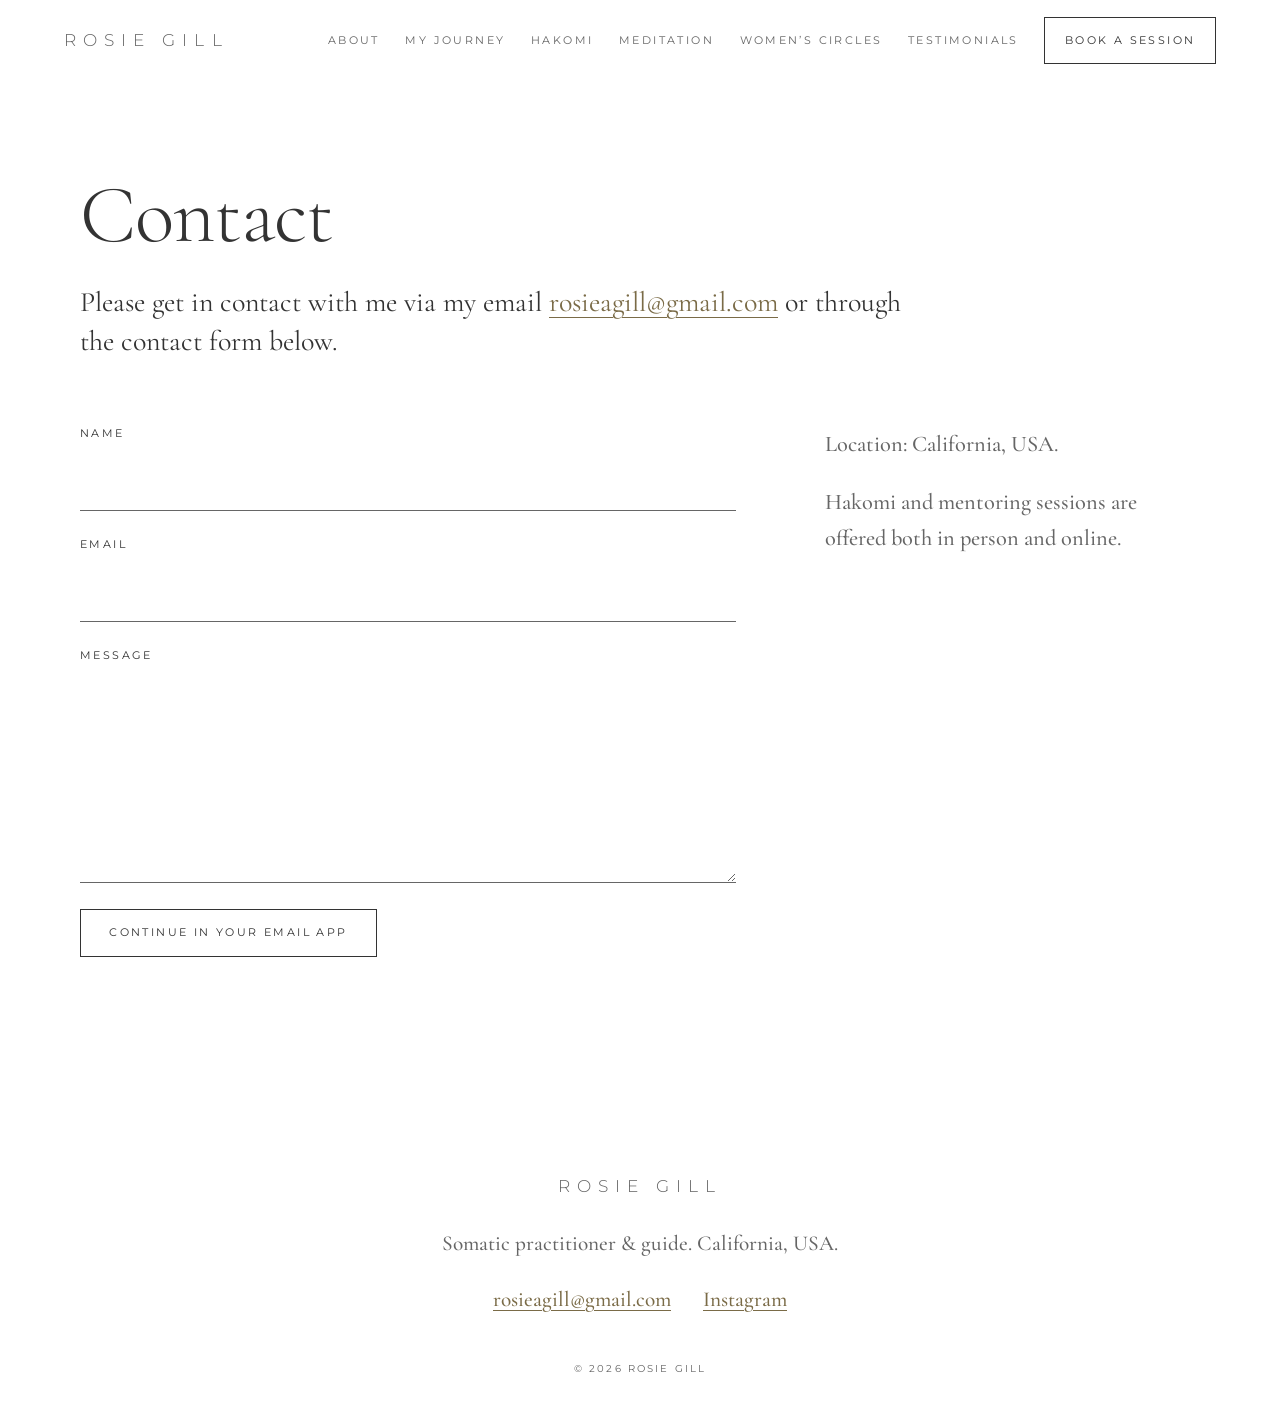
<file: contact.html>
<!doctype html>
<html lang="en">
<head>
<meta charset="utf-8">
<meta name="robots" content="noindex, nofollow">
<meta name="viewport" content="width=device-width, initial-scale=1">
<title>Contact – Rosie Gill</title>
<meta name="description" content="Book a session with Rosie Gill, in person in California or online.">
<link rel="preconnect" href="https://fonts.googleapis.com">
<link rel="preconnect" href="https://fonts.gstatic.com" crossorigin>
<link href="https://fonts.googleapis.com/css2?family=Cormorant+Garamond:ital,wght@0,300;0,400;0,500;1,300;1,400;1,500&family=Montserrat:wght@300;400&display=swap" rel="stylesheet">
<link rel="stylesheet" href="assets/site.css">
<script src="assets/site.js" defer></script>
</head>
<body>

<header class="site-header">
  <a class="wordmark" href="index.html">Rosie Gill</a>
  <button class="menu-btn" aria-expanded="false" aria-controls="nav">Menu</button>
  <nav class="nav" id="nav" aria-label="Main">
    <a href="about.html">About</a>
    <a href="journey.html">My journey</a>
    <a href="hakomi.html">Hakomi</a>
    <a href="meditation.html">Meditation</a>
    <a href="womens-circles.html">Women’s circles</a>
    <a href="testimonials.html">Testimonials</a>
    <a class="btn" href="contact.html" aria-current="page">Book a session</a>
  </nav>
</header>

<main>
  <div class="wrap page-head">
    <h1>Contact</h1>
    <p class="lede">Please get in contact with me via my email <a href="mailto:rosieagill@gmail.com">rosieagill@gmail.com</a> or through the contact form below.</p>
  </div>

  <section class="wrap split text-first">
    <form data-mailto="rosieagill@gmail.com">
      <label>Name <input name="name" autocomplete="name" required></label>
      <label>Email <input name="email" type="email" autocomplete="email" required></label>
      <label>Message <textarea name="message" rows="6" required></textarea></label>
      <button class="btn">Continue in your email app</button>
    </form>
    <div class="prose">
      <p>Location: California, USA.</p>
      <p>Hakomi and mentoring sessions are offered both in person and online.</p>
    </div>
  </section>
</main>

<footer class="site-footer">
  <a class="wordmark" href="index.html">Rosie Gill</a>
  <p>Somatic practitioner &amp; guide. California, USA.</p>
  <p class="links"><a href="mailto:rosieagill@gmail.com">rosieagill@gmail.com</a> <a href="https://www.instagram.com/_rosiegill_/">Instagram</a></p>
  <p class="fine">© 2026 Rosie Gill</p>
</footer>

</body>
</html>
</file>
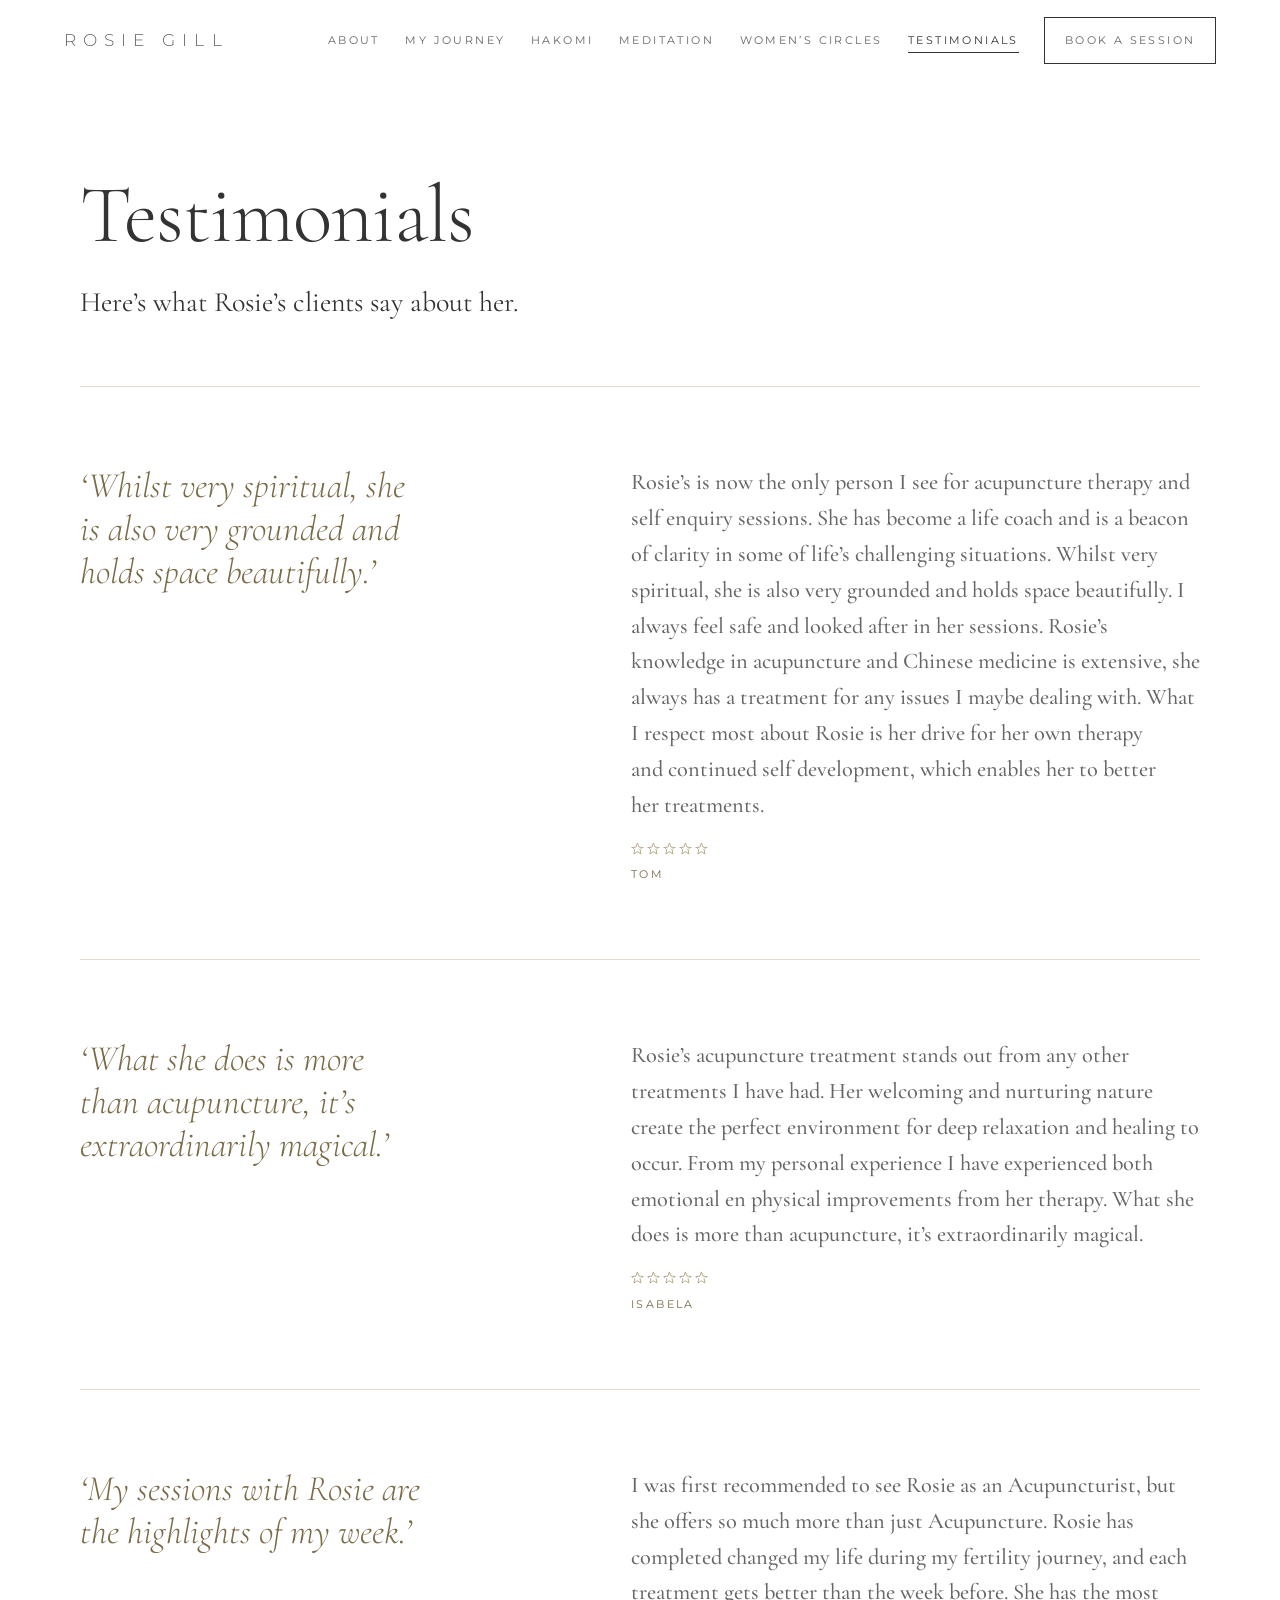
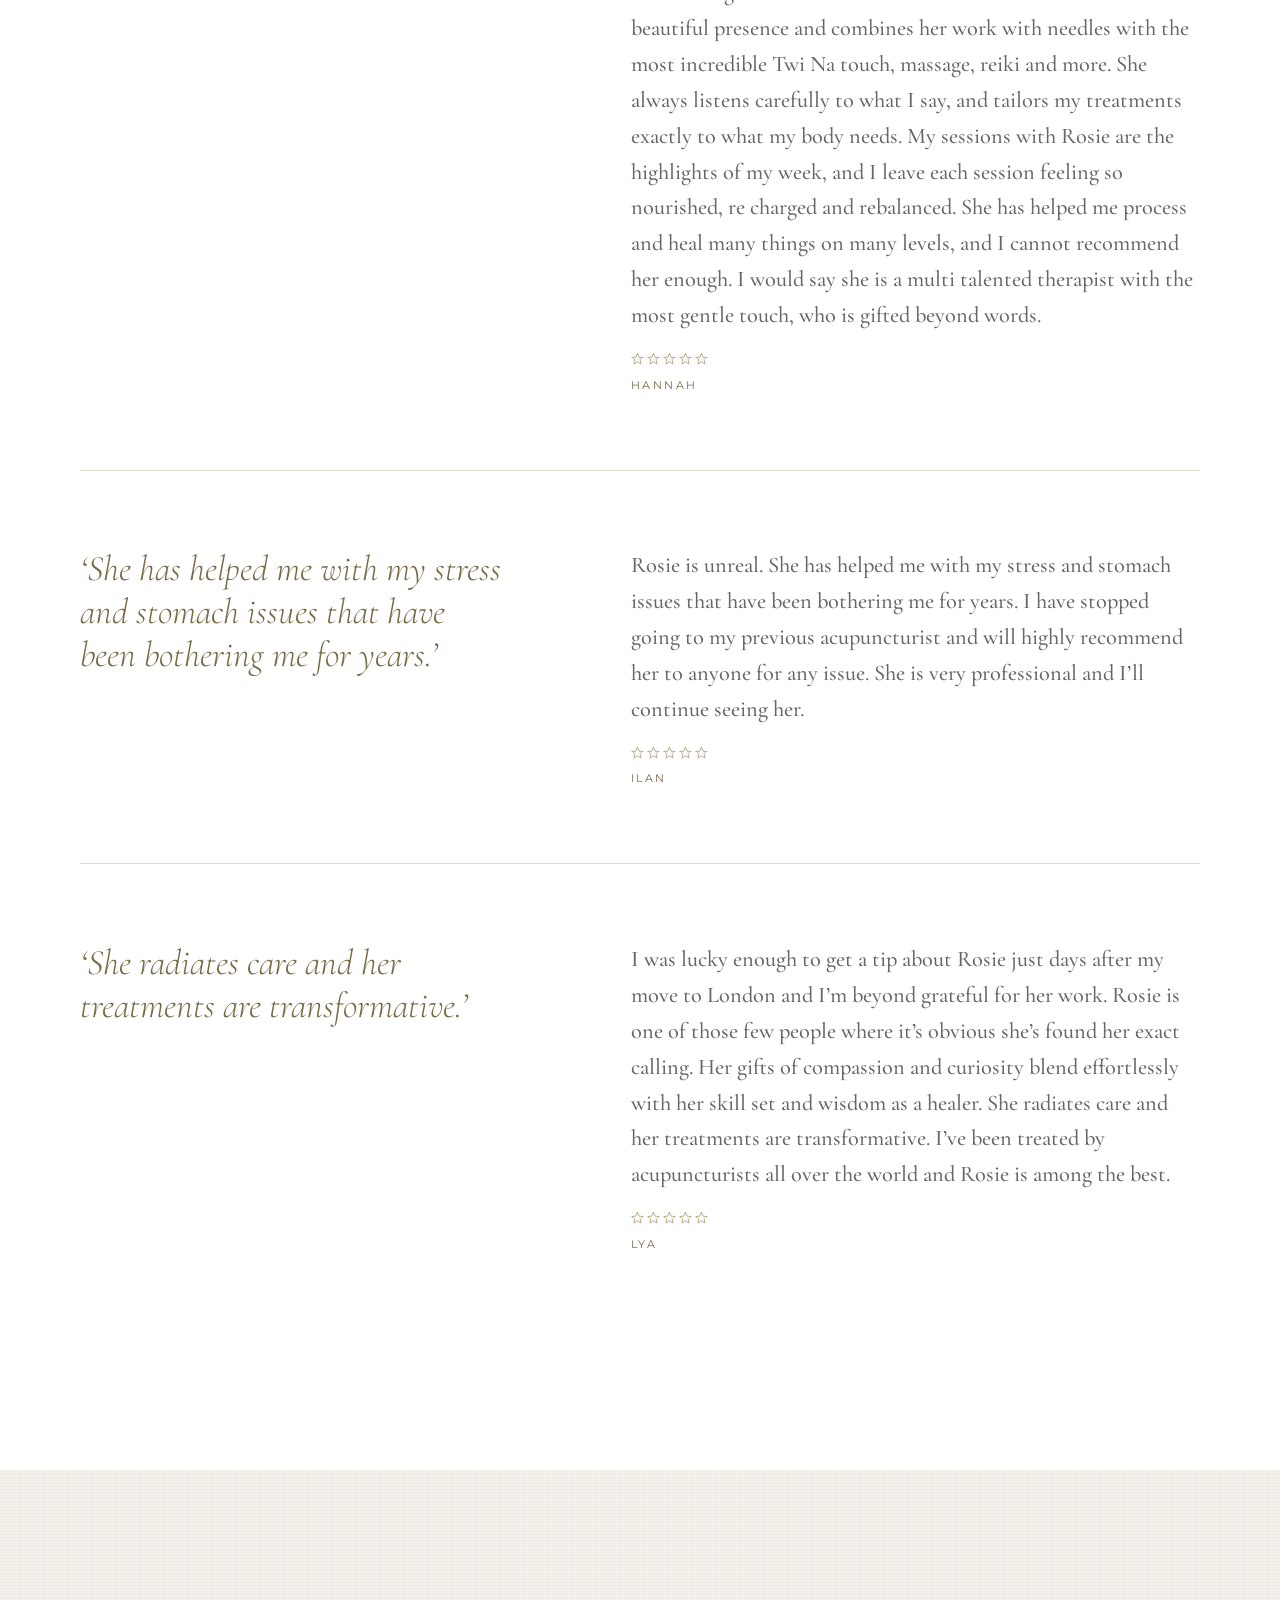
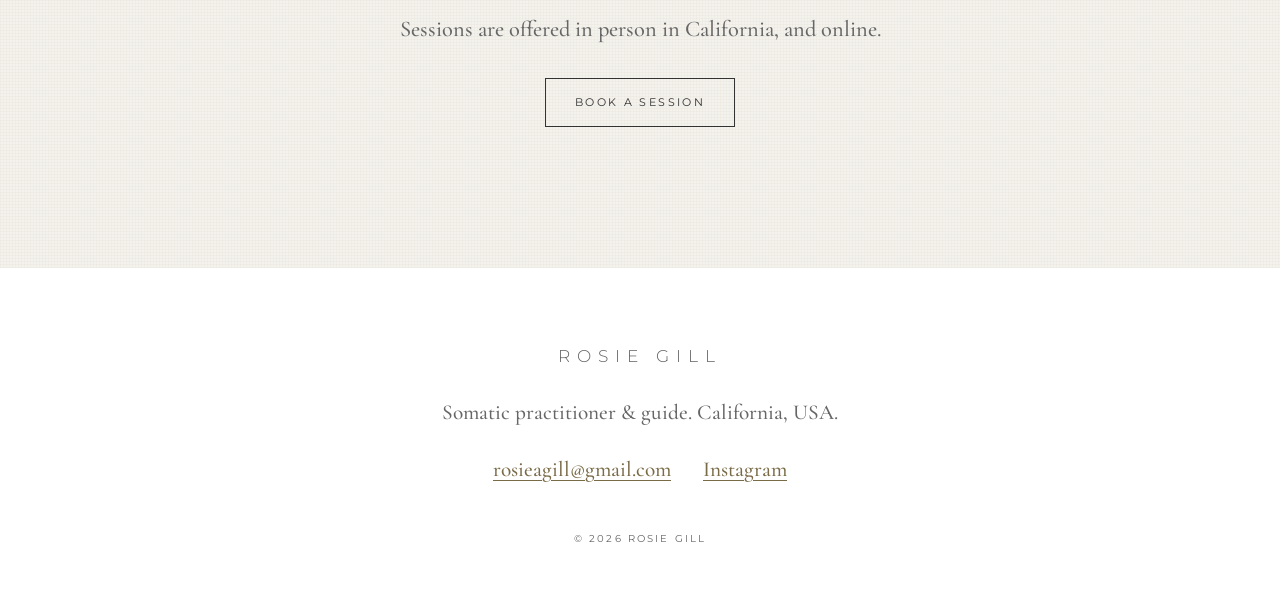
<file: testimonials.html>
<!doctype html>
<html lang="en">
<head>
<meta charset="utf-8">
<meta name="robots" content="noindex, nofollow">
<meta name="viewport" content="width=device-width, initial-scale=1">
<title>Testimonials – Rosie Gill</title>
<meta name="description" content="What clients say about working with Rosie Gill.">
<link rel="preconnect" href="https://fonts.googleapis.com">
<link rel="preconnect" href="https://fonts.gstatic.com" crossorigin>
<link href="https://fonts.googleapis.com/css2?family=Cormorant+Garamond:ital,wght@0,300;0,400;0,500;1,300;1,400;1,500&family=Montserrat:wght@300;400&display=swap" rel="stylesheet">
<link rel="stylesheet" href="assets/site.css">
<script src="assets/site.js" defer></script>
</head>
<body>

<header class="site-header">
  <a class="wordmark" href="index.html">Rosie Gill</a>
  <button class="menu-btn" aria-expanded="false" aria-controls="nav">Menu</button>
  <nav class="nav" id="nav" aria-label="Main">
    <a href="about.html">About</a>
    <a href="journey.html">My journey</a>
    <a href="hakomi.html">Hakomi</a>
    <a href="meditation.html">Meditation</a>
    <a href="womens-circles.html">Women’s circles</a>
    <a href="testimonials.html" aria-current="page">Testimonials</a>
    <a class="btn" href="contact.html">Book a session</a>
  </nav>
</header>

<main>
  <div class="wrap page-head">
    <h1>Testimonials</h1>
    <p class="lede">Here’s what Rosie’s clients say about her.</p>
  </div>

  <section class="wrap">
    <article class="testimonial">
      <h2>‘Whilst very spiritual, she is also very grounded and holds space beautifully.’</h2>
      <div class="prose">
        <p>Rosie’s is now the only person I see for acupuncture therapy and self enquiry sessions. She has become a life coach and is a beacon of clarity in some of life’s challenging situations. Whilst very spiritual, she is also very grounded and holds space beautifully. I always feel safe and looked after in her sessions. Rosie’s knowledge in acupuncture and Chinese medicine is extensive, she always has a treatment for any issues I maybe dealing with. What I respect most about Rosie is her drive for her own therapy and continued self development, which enables her to better her treatments.</p>
        <span class="by">Tom</span>
      </div>
    </article>

    <article class="testimonial">
      <h2>‘What she does is more than acupuncture, it’s extraordinarily magical.’</h2>
      <div class="prose">
        <p>Rosie’s acupuncture treatment stands out from any other treatments I have had. Her welcoming and nurturing nature create the perfect environment for deep relaxation and healing to occur. From my personal experience I have experienced both emotional en physical improvements from her therapy. What she does is more than acupuncture, it’s extraordinarily magical.</p>
        <span class="by">Isabela</span>
      </div>
    </article>

    <article class="testimonial">
      <h2>‘My sessions with Rosie are the highlights of my week.’</h2>
      <div class="prose">
        <p>I was first recommended to see Rosie as an Acupuncturist, but she offers so much more than just Acupuncture. Rosie has completed changed my life during my fertility journey, and each treatment gets better than the week before. She has the most beautiful presence and combines her work with needles with the most incredible Twi Na touch, massage, reiki and more. She always listens carefully to what I say, and tailors my treatments exactly to what my body needs. My sessions with Rosie are the highlights of my week, and I leave each session feeling so nourished, re charged and rebalanced. She has helped me process and heal many things on many levels, and I cannot recommend her enough. I would say she is a multi talented therapist with the most gentle touch, who is gifted beyond words.</p>
        <span class="by">Hannah</span>
      </div>
    </article>

    <article class="testimonial">
      <h2>‘She has helped me with my stress and stomach issues that have been bothering me for years.’</h2>
      <div class="prose">
        <p>Rosie is unreal. She has helped me with my stress and stomach issues that have been bothering me for years. I have stopped going to my previous acupuncturist and will highly recommend her to anyone for any issue. She is very professional and I’ll continue seeing her.</p>
        <span class="by">Ilan</span>
      </div>
    </article>

    <article class="testimonial">
      <h2>‘She radiates care and her treatments are transformative.’</h2>
      <div class="prose">
        <p>I was lucky enough to get a tip about Rosie just days after my move to London and I’m beyond grateful for her work. Rosie is one of those few people where it’s obvious she’s found her exact calling. Her gifts of compassion and curiosity blend effortlessly with her skill set and wisdom as a healer. She radiates care and her treatments are transformative. I’ve been treated by acupuncturists all over the world and Rosie is among the best.</p>
        <span class="by">Lya</span>
      </div>
    </article>
  </section>

  <section class="closing linen">
    <p>Sessions are offered in person in California, and online.</p>
    <a class="btn" href="contact.html">Book a session</a>
  </section>
</main>

<footer class="site-footer">
  <a class="wordmark" href="index.html">Rosie Gill</a>
  <p>Somatic practitioner &amp; guide. California, USA.</p>
  <p class="links"><a href="mailto:rosieagill@gmail.com">rosieagill@gmail.com</a> <a href="https://www.instagram.com/_rosiegill_/">Instagram</a></p>
  <p class="fine">© 2026 Rosie Gill</p>
</footer>

</body>
</html>
</file>
<file: assets/site.css>
/* Rosie Gill — refreshed. Palette and faces carried over from the live site:
   white, linen, her #666 grey, her #ae9d78 gold, Cormorant Garamond + Montserrat. */

@view-transition { navigation: auto; }

:root {
  --paper: #fff;
  --linen: #f4f2ec;
  --ink: #333;
  --stone: #666;
  --gold: #ae9d78;       /* decoration and large display only: 2.7:1 on white */
  --gold-deep: #7a6b47;  /* gold for text: passes AA on white and linen */
  --rule: #e2dccf;
  --serif: "Cormorant Garamond", Garamond, "Times New Roman", serif;
  --sans: Montserrat, "Helvetica Neue", Arial, sans-serif;
  --gutter: clamp(1.25rem, 5vw, 4.5rem);
  --space: clamp(4.5rem, 11vw, 10rem);
  --ease: cubic-bezier(.2, .6, .2, 1);
}

*, *::before, *::after { box-sizing: border-box; }
body, h1, h2, h3, p, ul, ol, figure, blockquote { margin: 0; }
ul, ol { padding: 0; list-style: none; }
img { display: block; max-width: 100%; height: auto; }

body {
  background: var(--paper);
  color: var(--stone);
  font: 500 clamp(1.2rem, 1.1rem + .4vw, 1.4rem)/1.6 var(--serif);
  font-variant-numeric: lining-nums;
  -webkit-font-smoothing: antialiased;
  text-rendering: optimizeLegibility;
}

h1, h2, h3 { color: var(--ink); font-weight: 300; line-height: 1.08; text-wrap: balance; }
h1 { font-size: clamp(2.6rem, 6.4vw, 5.6rem); letter-spacing: -.012em; }
h2 { font-size: clamp(2rem, 4vw, 3.4rem); }
h3 { font-size: clamp(1.6rem, 2.8vw, 2.4rem); }
p { text-wrap: pretty; }

a { color: var(--gold-deep); text-underline-offset: .2em; text-decoration-thickness: 1px; }
a:hover { color: var(--ink); }
:focus-visible { outline: 2px solid var(--gold-deep); outline-offset: 4px; }

.wrap { max-width: 78rem; margin-inline: auto; padding-inline: var(--gutter); }
.linen {
  background-color: var(--linen);
  background-image:
    repeating-linear-gradient(0deg, rgba(122, 107, 71, .035) 0 1px, transparent 1px 3px),
    repeating-linear-gradient(90deg, rgba(122, 107, 71, .035) 0 1px, transparent 1px 3px);
}

/* Small tracked Montserrat: her wordmark, nav and button voice */
.wordmark, .nav a, .btn, .menu-btn, .years, .by, .fine, label {
  font: 400 .68rem/1.4 var(--sans);
  letter-spacing: .22em;
  text-transform: uppercase;
}

/* Header */
.site-header {
  position: relative; z-index: 5;
  display: flex; align-items: center; justify-content: space-between; gap: 2rem;
  padding: 1rem var(--gutter);
}
/* Touch targets: every standalone link and button is at least 44px tall */
.wordmark { display: inline-block; padding-block: .8rem; font-size: 1.05rem; font-weight: 300; letter-spacing: .42em; color: var(--stone); text-decoration: none; white-space: nowrap; }
.nav { display: flex; align-items: center; gap: clamp(1rem, 2vw, 2.2rem); }
.nav a { color: var(--stone); text-decoration: none; }
.nav a:not(.btn) { background: linear-gradient(currentColor, currentColor) 0 100% / 0 1px no-repeat; padding-block: .4em; transition: background-size .5s var(--ease), color .3s; }
.nav a:not(.btn):hover, .nav a[aria-current] { background-size: 100% 1px; color: var(--ink); }
.menu-btn { display: none; min-height: 44px; background: none; border: 0; padding: 0 0 0 1.5rem; color: var(--ink); cursor: pointer; }

.btn {
  display: inline-block; padding: 1.45em 2.6em;
  border: 1px solid var(--ink); background: transparent; color: var(--ink);
  text-decoration: none; cursor: pointer;
  transition: background-color .5s var(--ease), color .5s var(--ease);
}
.btn:hover { background: var(--ink); color: var(--paper); }
.nav .btn { padding: 1.4em 1.8em; }

@media (max-width: 1080px) {
  .menu-btn { display: block; }
  .nav {
    display: none; position: absolute; inset: 100% 0 auto 0;
    flex-direction: column; align-items: stretch; gap: 0;
    padding: .5rem var(--gutter) 2.5rem; background: var(--paper); border-bottom: 1px solid var(--rule);
  }
  .site-header.open .nav { display: flex; }
  .nav a:not(.btn) { padding-block: 1rem; background: none; }
  .nav a[aria-current]:not(.btn) { text-decoration: underline; text-underline-offset: .5em; }
  .nav .btn { align-self: flex-start; margin-top: 1rem; }
}

/* Hero: the sentence, then a field of breath beneath it */
.hero {
  position: relative; overflow: hidden;
  min-height: calc(100svh - 5rem);
  display: grid; justify-items: center; align-content: start;
  padding: clamp(2.5rem, 9svh, 7rem) var(--gutter) 46svh;
  text-align: center;
}
.hero h1 { max-width: 17ch; }
.role { margin-top: 1.6rem; font-style: italic; font-weight: 400; color: var(--gold-deep); letter-spacing: .04em; }
.hero .btn { margin-top: 2.4rem; background: var(--paper); }
.hero .btn:hover { background: var(--ink); }
.hero > :not(canvas) { position: relative; z-index: 1; }
.breath {
  position: absolute; inset: auto 0 0 0; width: 100%; height: 54%;
  -webkit-mask-image: linear-gradient(to bottom, transparent, #000 45%);
  mask-image: linear-gradient(to bottom, transparent, #000 45%);
}

/* Photographs */
.band img { width: 100%; aspect-ratio: 3 / 1; object-fit: cover; object-position: 30% 35%; }
.reveal { overflow: hidden; }
@media (max-width: 720px) { .band img { aspect-ratio: 3 / 2; } }

section { padding-block: var(--space); }
.section-head { margin-bottom: clamp(2rem, 5vw, 4rem); }

/* Services: three rows, her circular tiles kept as thumbnails */
.ways a {
  display: grid; grid-template-columns: minmax(0, 5fr) minmax(0, 5fr) 7rem; gap: clamp(1rem, 4vw, 4rem); align-items: center;
  padding-block: clamp(1.6rem, 3vw, 2.6rem); border-top: 1px solid var(--rule);
  color: inherit; text-decoration: none;
}
.ways li:last-child a { border-bottom: 1px solid var(--rule); }
.ways h3 { transition: translate .7s var(--ease), color .5s; }
.ways img { width: 7rem; aspect-ratio: 1; border-radius: 50%; object-fit: cover; transition: scale 1.2s var(--ease); }
.ways a:hover h3 { translate: .7rem 0; color: var(--gold-deep); }
.ways a:hover img { scale: 1.07; }
@media (max-width: 720px) {
  .ways a { grid-template-columns: minmax(0, 1fr) 4.5rem; row-gap: .6rem; }
  .ways img { width: 4.5rem; grid-area: 1 / 2 / 3 / 3; }
}

/* Quote */
.quote { text-align: center; }
.quote blockquote, .closing blockquote {
  max-width: 24ch; margin-inline: auto;
  font-size: clamp(1.9rem, 3.8vw, 3.3rem); font-weight: 300; font-style: italic; line-height: 1.2;
  color: var(--gold-deep); text-wrap: balance;
}

/* Text beside a photograph */
.split { display: grid; grid-template-columns: minmax(0, 5fr) minmax(0, 6fr); gap: clamp(2rem, 7vw, 7rem); align-items: start; }
.split.text-first { grid-template-columns: minmax(0, 7fr) minmax(0, 4fr); }
.split figure { position: sticky; top: 2rem; }
.split figure img { width: 100%; }
figcaption { margin-top: .8rem; font-size: .85em; font-style: italic; }
@media (max-width: 820px) {
  .split, .split.text-first { grid-template-columns: minmax(0, 1fr); }
  .split figure { position: static; }
  .split.text-first figure { order: -1; }
}

.prose { max-width: 34em; }
.prose > * + * { margin-top: 1em; }
.prose h2 { margin-top: 1.6em; }
.prose h2:first-child { margin-top: 0; }
.prose ul { padding-left: 1.1em; list-style: disc; }
.prose li::marker { color: var(--gold); }
.prose li + li { margin-top: .35em; }
.lede { font-size: 1.25em; font-weight: 400; line-height: 1.4; color: var(--ink); }
.more { display: inline-block; margin-top: 1.6em; }
.more:not(.btn) { padding-block: .4em; }
.pause { width: 4rem; margin-block: 2.5em; border: 0; border-top: 1px solid var(--gold); }

/* Clients' words */
.voices ul { display: grid; grid-template-columns: repeat(3, minmax(0, 1fr)); gap: clamp(1.5rem, 4vw, 4rem); }
.voices li { padding-top: 1.6rem; border-top: 1px solid var(--rule); }
.voices blockquote { font-style: italic; font-weight: 400; }
.by { display: block; margin-top: 1.2rem; color: var(--gold-deep); }
/* Five small outline stars above each client's name: one star tile, repeated */
.by::before {
  content: ""; display: block; width: 5rem; height: .8rem; margin-bottom: .8rem;
  background: url("data:image/svg+xml,%3Csvg xmlns='http://www.w3.org/2000/svg' viewBox='0 0 25 20'%3E%3Cpath fill='none' stroke='%23ae9d78' stroke-width='1.3' stroke-linejoin='round' d='M10 1.5l2.6 5.8 6.3.7-4.7 4.3 1.3 6.2-5.5-3.1-5.5 3.1 1.3-6.2L1.1 8l6.3-.7z'/%3E%3C/svg%3E") 0 0 / 1rem .8rem repeat-x;
}
@media (max-width: 820px) { .voices ul { grid-template-columns: minmax(0, 1fr); } }

.testimonial { padding-block: clamp(2.5rem, 6vw, 5rem); border-top: 1px solid var(--rule); display: grid; grid-template-columns: minmax(0, 5fr) minmax(0, 6fr); gap: clamp(1.5rem, 6vw, 6rem); }
.testimonial h2 { font-size: clamp(1.6rem, 2.8vw, 2.4rem); font-style: italic; color: var(--gold-deep); line-height: 1.2; }
@media (max-width: 820px) { .testimonial { grid-template-columns: minmax(0, 1fr); } }

/* Inner pages */
.page-head { padding-block: clamp(2.5rem, 7vw, 6rem) clamp(2rem, 5vw, 4rem); }
.page-head + section { padding-top: 0; }
.page-head .lede { max-width: 30em; margin-top: 1.5rem; }

.dated li { display: grid; grid-template-columns: 8rem minmax(0, 1fr); gap: 1.5rem; padding-block: 1rem; border-top: 1px solid var(--rule); }
.years { padding-top: .55em; color: var(--gold-deep); }
@media (max-width: 560px) { .dated li { grid-template-columns: minmax(0, 1fr); gap: 0; } }

.draft { margin-top: 2em; padding: 1.2em 1.4em; border: 1px dashed var(--gold); font-size: .9em; }

/* Contact */
form { display: grid; gap: 1.6rem; max-width: 34em; }
label { display: grid; gap: .7rem; color: var(--ink); }
input, textarea {
  width: 100%; padding: .7em 0; border: 0; border-bottom: 1px solid var(--stone); border-radius: 0;
  background: transparent; color: var(--ink); font: 500 1.25rem/1.5 var(--serif); letter-spacing: 0; text-transform: none;
  transition: border-color .4s;
}
input:focus-visible, textarea:focus-visible { outline: 0; border-bottom: 2px solid var(--gold-deep); }
form .btn { justify-self: start; }

/* Closing and footer */
.closing { text-align: center; }
.closing > * + * { margin-top: 2rem; }
.site-footer { display: grid; justify-items: center; gap: .9rem; padding: 4rem var(--gutter) 3rem; text-align: center; font-size: .95em; }
.site-footer .links { display: flex; flex-wrap: wrap; justify-content: center; gap: 0 2rem; }
.site-footer .links a { padding-block: .5rem; }
.fine { margin-top: 1.5rem; font-size: .6rem; }

/* Motion: one arrival on load, one unveiling for photographs, nothing else moves unasked */
@media (prefers-reduced-motion: no-preference) {
  .hero h1 { animation: settle 1.8s var(--ease) both; }
  .hero .role { animation: settle 1.8s .45s var(--ease) both; }
  .hero .btn { animation: settle 1.8s .8s var(--ease) both; }
  .breath { animation: appear 4s .3s ease-out both; }
  ::view-transition-old(root), ::view-transition-new(root) { animation-duration: .6s; }

  @supports (animation-timeline: view()) {
    .reveal img { animation: unveil linear both; animation-timeline: view(); animation-range: entry 0% cover 38%; }
  }
}
@keyframes settle { from { opacity: 0; translate: 0 1.2rem; filter: blur(6px); } }
@keyframes appear { from { opacity: 0; } }
@keyframes unveil { from { clip-path: inset(10%); scale: 1.1; opacity: .35; } to { clip-path: inset(0); scale: 1; opacity: 1; } }
</file>
